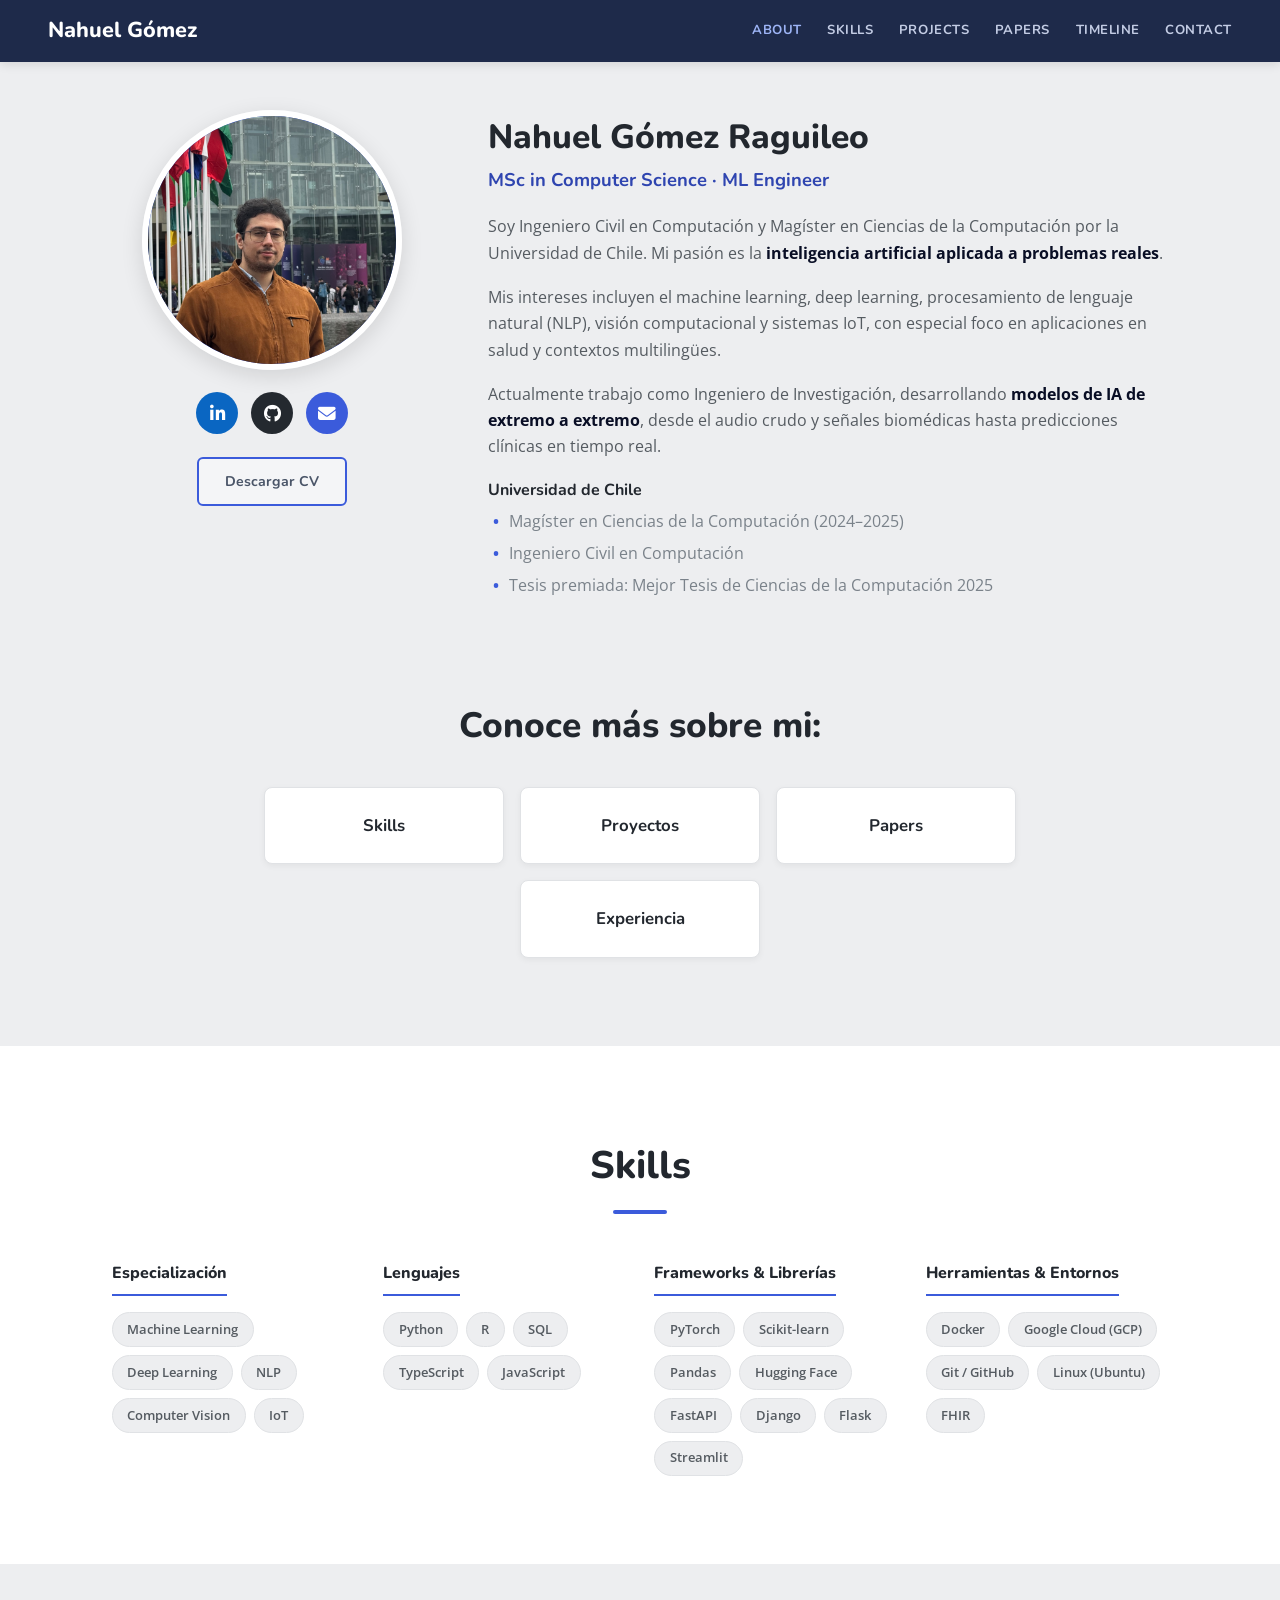
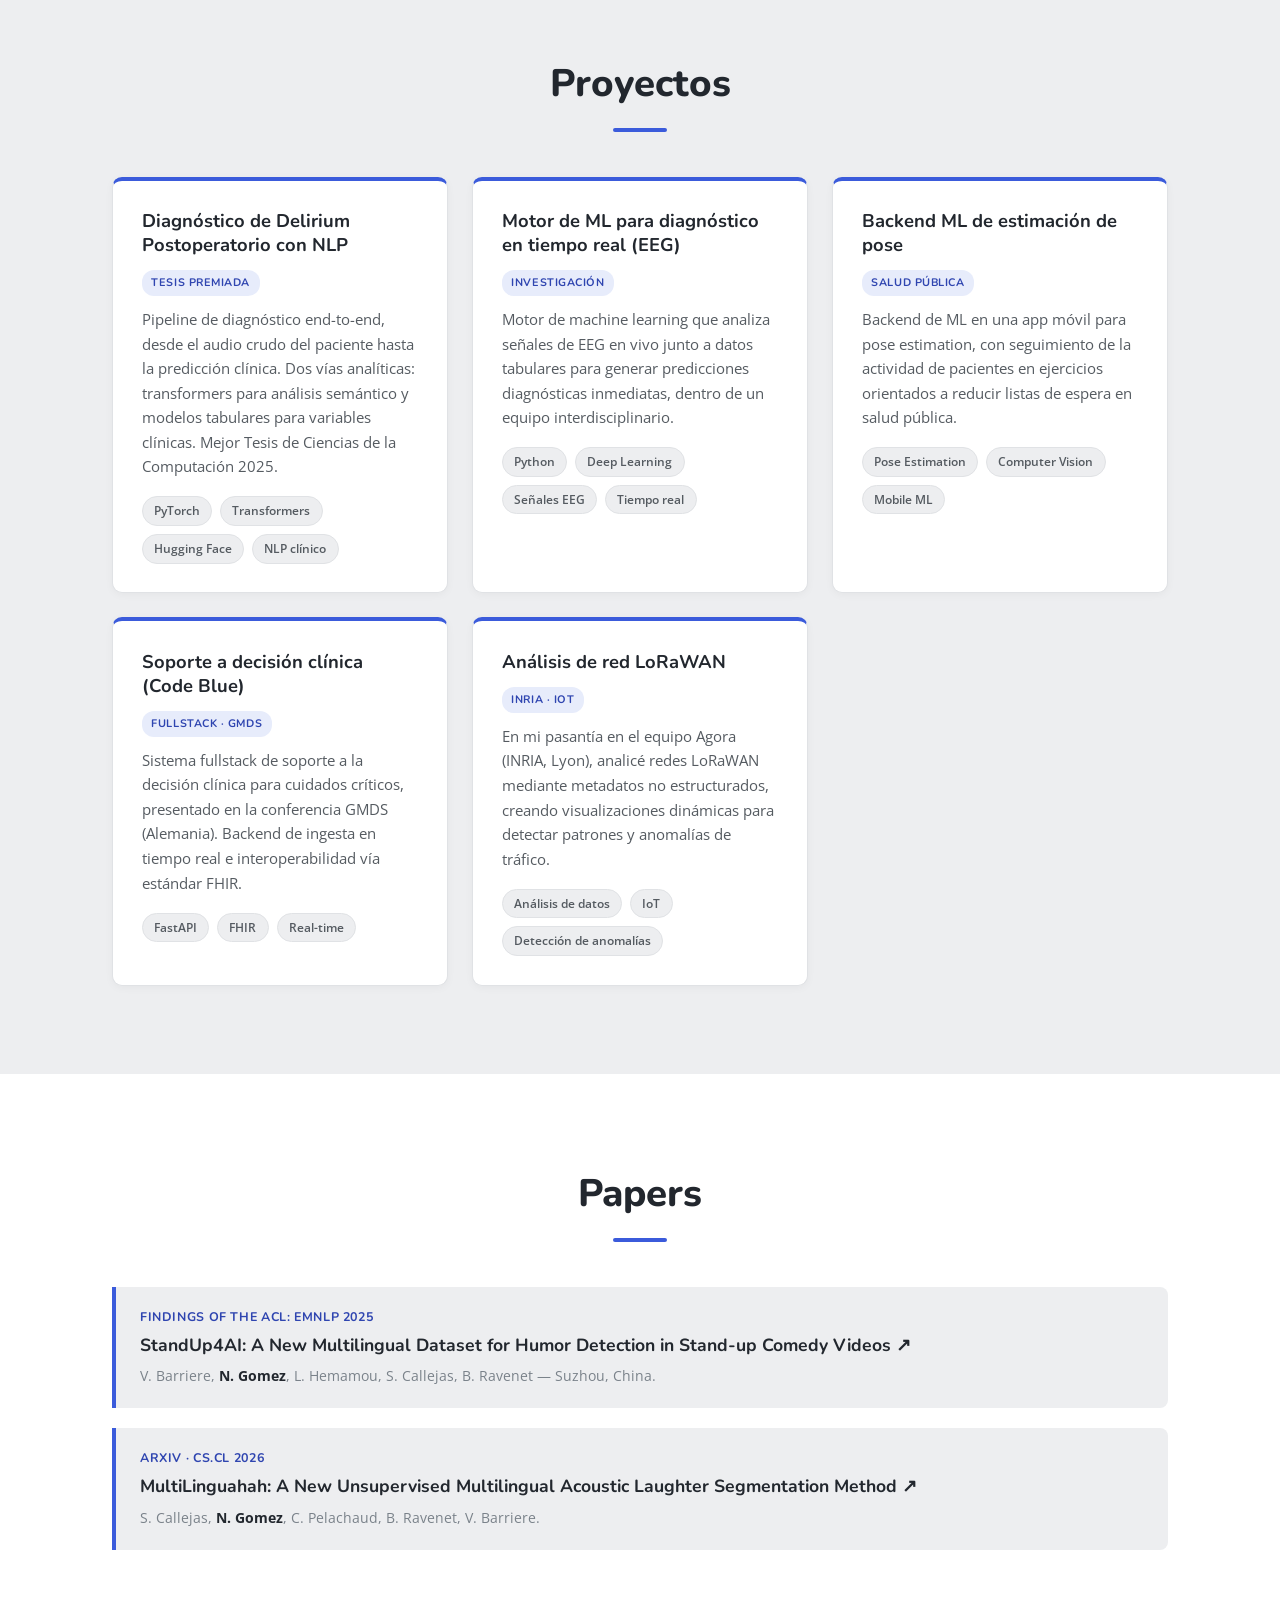
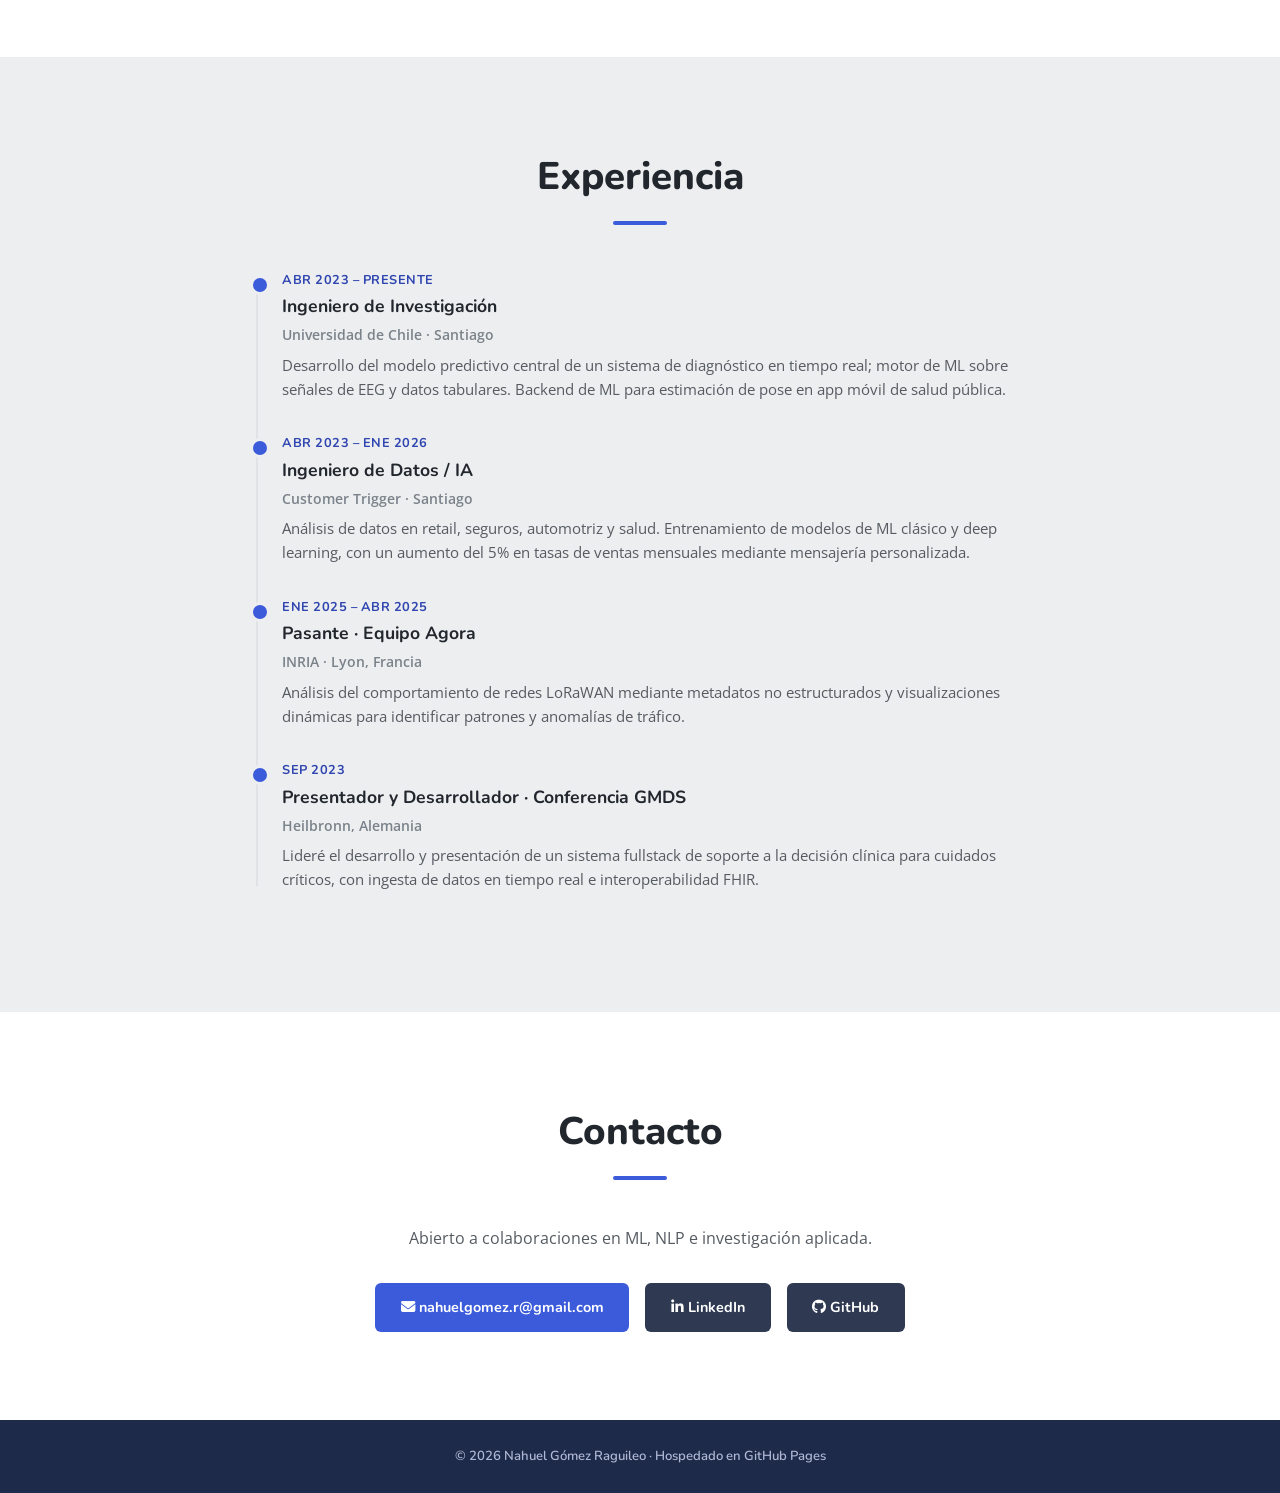
<file: index.html>
<!DOCTYPE html>
<html lang="es">
<head>
<meta charset="UTF-8">
<meta name="viewport" content="width=device-width, initial-scale=1.0">
<title>Nahuel Gómez Raguileo — ML Engineer & Computer Scientist</title>
<link rel="stylesheet" href="https://cdnjs.cloudflare.com/ajax/libs/font-awesome/6.5.1/css/all.min.css">
<link rel="preconnect" href="https://fonts.googleapis.com">
<link rel="preconnect" href="https://fonts.gstatic.com" crossorigin>
<link href="https://fonts.googleapis.com/css2?family=Nunito:wght@600;700;800&family=Open+Sans:wght@400;600&display=swap" rel="stylesheet">
<style>
  :root {
    --bg: #edeef0;
    --white: #ffffff;
    --nav: #1e2a4a;            /* azul-pizarra oscuro para la barra */
    --nav-hover: #2a3a63;
    --accent: #3b5bdb;         /* azul menos agresivo (índigo suave) */
    --accent-dark: #2f45b0;
    --accent-soft: #e7ecfb;    /* azul muy claro para fondos de tags */
    --heading: #22272e;
    --text: #555b61;
    --text-soft: #7a828a;
    --border: #e0e2e5;
    --dark-btn: #2f3a52;
    --dark-btn-hover: #22293b;
    /* colores de marca para redes */
    --linkedin: #0a66c2;
    --github: #24292f;
    --head: 'Nunito', sans-serif;
    --body: 'Open Sans', sans-serif;
  }

  * { margin: 0; padding: 0; box-sizing: border-box; }
  html { scroll-behavior: smooth; scroll-padding-top: 80px; }
  body {
    font-family: var(--body);
    background: var(--bg);
    color: var(--text);
    line-height: 1.65;
    -webkit-font-smoothing: antialiased;
  }
  a { text-decoration: none; color: inherit; }
  ::selection { background: var(--accent); color: #fff; }

  /* -------- NAV -------- */
  nav {
    position: fixed;
    top: 0; left: 0; right: 0;
    z-index: 100;
    background: var(--nav);
    display: flex;
    align-items: center;
    justify-content: space-between;
    padding: 0 clamp(1.2rem, 4vw, 3rem);
    height: 62px;
    box-shadow: 0 2px 10px rgba(0,0,0,.12);
  }
  .nav-name {
    font-family: var(--head);
    font-weight: 800;
    font-size: 1.35rem;
    color: #ffffff;
  }
  .nav-links { display: flex; align-items: center; gap: 1.6rem; }
  .nav-links a {
    font-family: var(--head);
    font-weight: 700;
    font-size: .82rem;
    letter-spacing: .04em;
    color: #c3cce4;
    text-transform: uppercase;
    transition: color .2s;
  }
  .nav-links a:hover, .nav-links a.active { color: #9db4f5; }
  .nav-links a.pdf::before { content: '\1F4C4'; margin-right: .3rem; }
  .nav-toggle { display: none; background: none; border: none; color: #fff; font-size: 1.6rem; cursor: pointer; }

  /* -------- LAYOUT -------- */
  .container { max-width: 1120px; margin: 0 auto; padding: 0 clamp(1.2rem, 4vw, 2rem); }
  section { padding: clamp(3rem, 7vw, 5.5rem) 0; }
  .section-title {
    font-family: var(--head);
    font-weight: 800;
    font-size: clamp(1.8rem, 4vw, 2.4rem);
    color: var(--heading);
    text-align: center;
    margin-bottom: 2.8rem;
  }
  .section-title::after {
    content: '';
    display: block;
    width: 54px; height: 4px;
    background: var(--accent);
    border-radius: 2px;
    margin: .8rem auto 0;
  }

  /* -------- HERO / ABOUT -------- */
  #about { padding-top: calc(62px + 3rem); }
  .hero {
    display: grid;
    grid-template-columns: 320px 1fr;
    gap: 3.5rem;
    align-items: start;
  }
  .hero-photo-col { text-align: center; }
  .photo {
    width: 260px; height: 260px;
    border-radius: 50%;
    margin: 0 auto;
    object-fit: cover;
    border: 6px solid var(--white);
    box-shadow: 0 6px 22px rgba(0,0,0,.12);
    background: linear-gradient(135deg, #3b5bdb, #2f45b0);
    display: flex;
    align-items: center;
    justify-content: center;
    font-family: var(--head);
    font-weight: 800;
    font-size: 4.5rem;
    color: #fff;
  }
  .socials { display: flex; justify-content: center; gap: .8rem; margin-top: 1.4rem; }
  .socials a {
    width: 42px; height: 42px;
    border-radius: 50%;
    color: #fff;
    display: flex;
    align-items: center;
    justify-content: center;
    font-family: var(--head);
    font-weight: 700;
    font-size: 1.1rem;
    transition: transform .2s, filter .2s;
  }
  .socials a:hover { transform: translateY(-3px); filter: brightness(1.1); }
  .socials .s-linkedin { background: var(--linkedin); }
  .socials .s-github   { background: var(--github); }
  .socials .s-mail     { background: var(--accent); }

  .btn-cv {
    display: inline-block;
    margin-top: 1.4rem;
    font-family: var(--head);
    font-weight: 700;
    font-size: .88rem;
    padding: .7rem 1.6rem;
    border-radius: 6px;
    background: #f4f5f7;
    color: #4a5568;
    border: 2px solid var(--accent);
    transition: background .2s, transform .2s;
  }
  .btn-cv:hover { background: #e7ecfb; transform: translateY(-2px); }

  .hero-name { font-family: var(--head); font-weight: 800; font-size: 2.1rem; color: var(--heading); }
  .hero-role { font-family: var(--head); font-weight: 700; font-size: 1.15rem; color: var(--accent-dark); margin-bottom: 1.4rem; }
  .hero-text p { margin-bottom: 1.1rem; }
  .hero-text p strong { color: #090e25; font-weight: 700; }
  .hero-text .edu-title { font-family: var(--head); font-weight: 700; color: var(--heading); margin-bottom: .3rem; }
  .hero-text ul { list-style: none; margin-bottom: 1.1rem; }
  .hero-text ul li {
    position: relative;
    padding-left: 1.3rem;
    margin-bottom: .35rem;
    color: var(--text-soft);
  }
  .hero-text ul li::before { content: '•'; position: absolute; left: .3rem; color: var(--accent); font-weight: 700; }

  /* -------- QUICK CARDS -------- */
  .quick { text-align: center; }
  .quick h2 { font-family: var(--head); font-weight: 800; font-size: clamp(1.6rem,4vw,2.2rem); color: var(--heading); margin-bottom: 2rem; }
  .quick-grid { display: flex; flex-wrap: wrap; gap: 1rem; justify-content: center; max-width: 760px; margin: 0 auto; }
  .quick-card {
    flex: 1 1 200px;
    max-width: 240px;
    background: var(--white);
    border: 1px solid var(--border);
    border-radius: 8px;
    padding: 1.5rem 1rem;
    font-family: var(--head);
    font-weight: 700;
    font-size: 1.05rem;
    color: var(--heading);
    box-shadow: 0 2px 6px rgba(0,0,0,.05);
    transition: transform .2s, box-shadow .2s, border-color .2s;
  }
  .quick-card:hover { transform: translateY(-3px); box-shadow: 0 8px 18px rgba(59,91,219,.18); border-color: var(--accent); }
  .quick-card.dark { background: var(--dark-btn); color: #fff; border-color: var(--dark-btn); }
  .quick-card.dark:hover { background: var(--dark-btn-hover); }
  .quick-card.dark::before { content: '\1F4C4'; margin-right: .4rem; }

  /* -------- SKILLS -------- */
  #skills { background: var(--white); }
  .skills-grid { display: grid; grid-template-columns: repeat(auto-fit, minmax(230px,1fr)); gap: 1.8rem; }
  .skill-group h4 {
    font-family: var(--head);
    font-weight: 800;
    font-size: 1rem;
    color: var(--heading);
    margin-bottom: 1rem;
    padding-bottom: .5rem;
    border-bottom: 2px solid var(--accent);
    display: inline-block;
  }
  .chips { display: flex; flex-wrap: wrap; gap: .5rem; }
  .chip {
    background: var(--bg);
    border: 1px solid var(--border);
    border-radius: 20px;
    padding: .35rem .9rem;
    font-size: .82rem;
    font-weight: 600;
    color: var(--text);
  }

  /* -------- PROJECTS -------- */
  .projects-grid { display: grid; grid-template-columns: repeat(auto-fit, minmax(320px,1fr)); gap: 1.5rem; }
  .project {
    background: var(--white);
    border: 1px solid var(--border);
    border-radius: 10px;
    padding: 1.8rem;
    box-shadow: 0 2px 8px rgba(0,0,0,.04);
    transition: transform .2s, box-shadow .2s;
    border-top: 4px solid var(--accent);
  }
  .project:hover { transform: translateY(-3px); box-shadow: 0 10px 24px rgba(59,91,219,.14); }
  .project-head { display: flex; justify-content: space-between; align-items: flex-start; gap: .8rem; margin-bottom: .7rem; flex-wrap: wrap; }
  .project h3 { font-family: var(--head); font-weight: 700; font-size: 1.15rem; color: var(--heading); line-height: 1.3; }
  .project-tag { font-family: var(--head); font-weight: 700; font-size: .68rem; text-transform: uppercase; letter-spacing: .05em; color: var(--accent-dark); background: var(--accent-soft); padding: .25rem .6rem; border-radius: 12px; white-space: nowrap; }
  .project p { font-size: .93rem; margin-bottom: 1.1rem; }
  .project .chips .chip { font-size: .74rem; padding: .25rem .7rem; }

  /* -------- PAPERS -------- */
  #papers { background: var(--white); }
  .paper {
    border-left: 4px solid var(--accent);
    background: var(--bg);
    border-radius: 0 8px 8px 0;
    padding: 1.3rem 1.5rem;
    margin-bottom: 1.2rem;
  }
  .paper-venue { font-family: var(--head); font-weight: 700; font-size: .78rem; color: var(--accent-dark); text-transform: uppercase; letter-spacing: .05em; margin-bottom: .4rem; }
  .paper h3 { font-family: var(--head); font-weight: 700; font-size: 1.1rem; color: var(--heading); margin-bottom: .4rem; line-height: 1.35; }
  .paper h3 a:hover { color: var(--accent-dark); }
  .paper-authors { font-size: .88rem; color: var(--text-soft); }
  .paper-authors .me { color: var(--heading); font-weight: 700; }

  /* -------- TIMELINE -------- */
  .timeline { position: relative; max-width: 780px; margin: 0 auto; padding-left: 2rem; }
  .timeline::before { content: ''; position: absolute; left: 6px; top: 6px; bottom: 6px; width: 2px; background: var(--border); }
  .tl-item { position: relative; margin-bottom: 2rem; }
  .tl-item::before { content: ''; position: absolute; left: -2rem; top: 5px; width: 14px; height: 14px; border-radius: 50%; background: var(--accent); border: 3px solid var(--bg); }
  .tl-date { font-family: var(--head); font-weight: 700; font-size: .8rem; color: var(--accent-dark); text-transform: uppercase; letter-spacing: .04em; }
  .tl-item h3 { font-family: var(--head); font-weight: 700; font-size: 1.1rem; color: var(--heading); margin: .1rem 0 .1rem; }
  .tl-item .place { font-size: .88rem; color: var(--text-soft); font-weight: 600; margin-bottom: .4rem; }
  .tl-item p { font-size: .92rem; }

  /* -------- CONTACT -------- */
  #contact { background: var(--white); text-align: center; }
  .contact-sub { max-width: 500px; margin: 0 auto 2rem; }
  .contact-btns { display: flex; justify-content: center; gap: 1rem; flex-wrap: wrap; }
  .btn {
    font-family: var(--head);
    font-weight: 700;
    font-size: .9rem;
    padding: .8rem 1.6rem;
    border-radius: 6px;
    transition: all .2s;
  }
  .btn-accent { background: var(--accent); color: #fff; }
  .btn-accent:hover { background: var(--accent-dark); }
  .btn-dark { background: var(--dark-btn); color: #fff; }
  .btn-dark:hover { background: var(--dark-btn-hover); }

  footer { background: var(--nav); color: #aeb8d4; text-align: center; padding: 1.6rem; font-family: var(--head); font-weight: 600; font-size: .82rem; }

  /* -------- RESPONSIVE -------- */
  @media (max-width: 820px) {
    .nav-links { display: none; }
    .nav-links.open { display: flex; flex-direction: column; position: absolute; top: 62px; right: 0; background: var(--nav); padding: 1rem 1.5rem; gap: 1rem; width: 220px; }
    .nav-toggle { display: block; }
    .hero { grid-template-columns: 1fr; gap: 2rem; text-align: center; }
    .hero-text ul li { text-align: left; }
    .hero-text { text-align: left; }
  }
  @media (prefers-reduced-motion: reduce) { * { scroll-behavior: auto !important; transition: none !important; } }
</style>
</head>
<body>

<nav>
  <a href="#about" class="nav-name">Nahuel Gómez</a>
  <button class="nav-toggle" id="navToggle">☰</button>
  <div class="nav-links" id="navLinks">
    <a href="#about" class="active">About</a>
    <a href="#skills">Skills</a>
    <a href="#projects">Projects</a>
    <a href="#papers">Papers</a>
    <a href="#timeline">Timeline</a>
    <a href="#contact">Contact</a>
  </div>
</nav>

<!-- ABOUT / HERO -->
<section id="about">
  <div class="container">
    <div class="hero">
      <div class="hero-photo-col">
        <img class="photo" src="profile.png" alt="Nahuel Gómez">
        <div class="socials">
          <a href="https://www.linkedin.com/in/nahuel-gomez-raguileo/" target="_blank" rel="noopener" title="LinkedIn" class="s-linkedin"><i class="fa-brands fa-linkedin-in"></i></a>
          <a href="https://github.com/Nawel-GR" target="_blank" rel="noopener" title="GitHub" class="s-github"><i class="fa-brands fa-github"></i></a>
          <a href="mailto:nahuelgomez.r@gmail.com" title="Email" class="s-mail"><i class="fa-solid fa-envelope"></i></a>
        </div>
        <a href="CV-Nahuel.pdf" class="btn-cv" download>Descargar CV</a>
      </div>
      <div class="hero-text">
        <h1 class="hero-name">Nahuel Gómez Raguileo</h1>
        <p class="hero-role">MSc in Computer Science · ML Engineer</p>
        <p>Soy Ingeniero Civil en Computación y Magíster en Ciencias de la Computación por la Universidad de Chile. Mi pasión es la <strong>inteligencia artificial aplicada a problemas reales</strong>.</p>
        <p>Mis intereses incluyen el machine learning, deep learning, procesamiento de lenguaje natural (NLP), visión computacional y sistemas IoT, con especial foco en aplicaciones en salud y contextos multilingües.</p>
        <p>Actualmente trabajo como Ingeniero de Investigación, desarrollando <strong>modelos de IA de extremo a extremo</strong>, desde el audio crudo y señales biomédicas hasta predicciones clínicas en tiempo real.</p>
        <p class="edu-title">Universidad de Chile</p>
        <ul>
          <li>Magíster en Ciencias de la Computación (2024–2025)</li>
          <li>Ingeniero Civil en Computación</li>
          <li>Tesis premiada: Mejor Tesis de Ciencias de la Computación 2025</li>
        </ul>
      </div>
    </div>

    <!-- QUICK CARDS -->
    <div class="quick" style="margin-top:5rem;">
      <h2>Conoce más sobre mi:</h2>
      <div class="quick-grid">
        <a href="#skills" class="quick-card">Skills</a>
        <a href="#projects" class="quick-card">Proyectos</a>
        <a href="#papers" class="quick-card">Papers</a>
        <a href="#timeline" class="quick-card">Experiencia</a>
      </div>
    </div>
  </div>
</section>

<!-- SKILLS -->
<section id="skills">
  <div class="container">
    <h2 class="section-title">Skills</h2>
    <div class="skills-grid">
      <div class="skill-group">
        <h4>Especialización</h4>
        <div class="chips">
          <span class="chip">Machine Learning</span>
          <span class="chip">Deep Learning</span>
          <span class="chip">NLP</span>
          <span class="chip">Computer Vision</span>
          <span class="chip">IoT</span>
        </div>
      </div>
      <div class="skill-group">
        <h4>Lenguajes</h4>
        <div class="chips">
          <span class="chip">Python</span>
          <span class="chip">R</span>
          <span class="chip">SQL</span>
          <span class="chip">TypeScript</span>
          <span class="chip">JavaScript</span>
        </div>
      </div>
      <div class="skill-group">
        <h4>Frameworks & Librerías</h4>
        <div class="chips">
          <span class="chip">PyTorch</span>
          <span class="chip">Scikit-learn</span>
          <span class="chip">Pandas</span>
          <span class="chip">Hugging Face</span>
          <span class="chip">FastAPI</span>
          <span class="chip">Django</span>
          <span class="chip">Flask</span>
          <span class="chip">Streamlit</span>
        </div>
      </div>
      <div class="skill-group">
        <h4>Herramientas & Entornos</h4>
        <div class="chips">
          <span class="chip">Docker</span>
          <span class="chip">Google Cloud (GCP)</span>
          <span class="chip">Git / GitHub</span>
          <span class="chip">Linux (Ubuntu)</span>
          <span class="chip">FHIR</span>
        </div>
      </div>
    </div>
  </div>
</section>

<!-- PROJECTS -->
<section id="projects">
  <div class="container">
    <h2 class="section-title">Proyectos</h2>
    <div class="projects-grid">

      <article class="project">
        <div class="project-head">
          <h3>Diagnóstico de Delirium Postoperatorio con NLP</h3>
          <span class="project-tag">Tesis premiada</span>
        </div>
        <p>Pipeline de diagnóstico end-to-end, desde el audio crudo del paciente hasta la predicción clínica. Dos vías analíticas: transformers para análisis semántico y modelos tabulares para variables clínicas. Mejor Tesis de Ciencias de la Computación 2025.</p>
        <div class="chips">
          <span class="chip">PyTorch</span>
          <span class="chip">Transformers</span>
          <span class="chip">Hugging Face</span>
          <span class="chip">NLP clínico</span>
        </div>
      </article>

      <article class="project">
        <div class="project-head">
          <h3>Motor de ML para diagnóstico en tiempo real (EEG)</h3>
          <span class="project-tag">Investigación</span>
        </div>
        <p>Motor de machine learning que analiza señales de EEG en vivo junto a datos tabulares para generar predicciones diagnósticas inmediatas, dentro de un equipo interdisciplinario.</p>
        <div class="chips">
          <span class="chip">Python</span>
          <span class="chip">Deep Learning</span>
          <span class="chip">Señales EEG</span>
          <span class="chip">Tiempo real</span>
        </div>
      </article>

      <article class="project">
        <div class="project-head">
          <h3>Backend ML de estimación de pose</h3>
          <span class="project-tag">Salud pública</span>
        </div>
        <p>Backend de ML en una app móvil para pose estimation, con seguimiento de la actividad de pacientes en ejercicios orientados a reducir listas de espera en salud pública.</p>
        <div class="chips">
          <span class="chip">Pose Estimation</span>
          <span class="chip">Computer Vision</span>
          <span class="chip">Mobile ML</span>
        </div>
      </article>

      <article class="project">
        <div class="project-head">
          <h3>Soporte a decisión clínica (Code Blue)</h3>
          <span class="project-tag">Fullstack · GMDS</span>
        </div>
        <p>Sistema fullstack de soporte a la decisión clínica para cuidados críticos, presentado en la conferencia GMDS (Alemania). Backend de ingesta en tiempo real e interoperabilidad vía estándar FHIR.</p>
        <div class="chips">
          <span class="chip">FastAPI</span>
          <span class="chip">FHIR</span>
          <span class="chip">Real-time</span>
        </div>
      </article>

      <article class="project">
        <div class="project-head">
          <h3>Análisis de red LoRaWAN</h3>
          <span class="project-tag">INRIA · IoT</span>
        </div>
        <p>En mi pasantía en el equipo Agora (INRIA, Lyon), analicé redes LoRaWAN mediante metadatos no estructurados, creando visualizaciones dinámicas para detectar patrones y anomalías de tráfico.</p>
        <div class="chips">
          <span class="chip">Análisis de datos</span>
          <span class="chip">IoT</span>
          <span class="chip">Detección de anomalías</span>
        </div>
      </article>

    </div>
  </div>
</section>

<!-- PAPERS -->
<section id="papers">
  <div class="container">
    <h2 class="section-title">Papers</h2>

    <div class="paper">
      <div class="paper-venue">Findings of the ACL: EMNLP 2025</div>
      <h3><a href="https://aclanthology.org/2025.findings-emnlp.919/" target="_blank" rel="noopener">StandUp4AI: A New Multilingual Dataset for Humor Detection in Stand-up Comedy Videos ↗</a></h3>
      <p class="paper-authors">V. Barriere, <span class="me">N. Gomez</span>, L. Hemamou, S. Callejas, B. Ravenet — Suzhou, China.</p>
    </div>

    <div class="paper">
      <div class="paper-venue">arXiv · cs.CL 2026</div>
      <h3><a href="https://arxiv.org/abs/2605.06309" target="_blank" rel="noopener">MultiLinguahah: A New Unsupervised Multilingual Acoustic Laughter Segmentation Method ↗</a></h3>
      <p class="paper-authors">S. Callejas, <span class="me">N. Gomez</span>, C. Pelachaud, B. Ravenet, V. Barriere.</p>
    </div>

  </div>
</section>

<!-- TIMELINE -->
<section id="timeline">
  <div class="container">
    <h2 class="section-title">Experiencia</h2>
    <div class="timeline">

      <div class="tl-item">
        <div class="tl-date">Abr 2023 – Presente</div>
        <h3>Ingeniero de Investigación</h3>
        <div class="place">Universidad de Chile · Santiago</div>
        <p>Desarrollo del modelo predictivo central de un sistema de diagnóstico en tiempo real; motor de ML sobre señales de EEG y datos tabulares. Backend de ML para estimación de pose en app móvil de salud pública.</p>
      </div>

      <div class="tl-item">
        <div class="tl-date">Abr 2023 – Ene 2026</div>
        <h3>Ingeniero de Datos / IA</h3>
        <div class="place">Customer Trigger · Santiago</div>
        <p>Análisis de datos en retail, seguros, automotriz y salud. Entrenamiento de modelos de ML clásico y deep learning, con un aumento del 5% en tasas de ventas mensuales mediante mensajería personalizada.</p>
      </div>

      <div class="tl-item">
        <div class="tl-date">Ene 2025 – Abr 2025</div>
        <h3>Pasante · Equipo Agora</h3>
        <div class="place">INRIA · Lyon, Francia</div>
        <p>Análisis del comportamiento de redes LoRaWAN mediante metadatos no estructurados y visualizaciones dinámicas para identificar patrones y anomalías de tráfico.</p>
      </div>

      <div class="tl-item">
        <div class="tl-date">Sep 2023</div>
        <h3>Presentador y Desarrollador · Conferencia GMDS</h3>
        <div class="place">Heilbronn, Alemania</div>
        <p>Lideré el desarrollo y presentación de un sistema fullstack de soporte a la decisión clínica para cuidados críticos, con ingesta de datos en tiempo real e interoperabilidad FHIR.</p>
      </div>

    </div>
  </div>
</section>

<!-- CONTACT -->
<section id="contact">
  <div class="container">
    <h2 class="section-title">Contacto</h2>
    <p class="contact-sub">Abierto a colaboraciones en ML, NLP e investigación aplicada.</p>
    <div class="contact-btns">
      <a href="mailto:nahuelgomez.r@gmail.com" class="btn btn-accent"><i class="fa-solid fa-envelope"></i> nahuelgomez.r@gmail.com</a>
      <a href="https://www.linkedin.com/in/nahuel-gomez-raguileo/" target="_blank" rel="noopener" class="btn btn-dark"><i class="fa-brands fa-linkedin-in"></i> LinkedIn</a>
      <a href="https://github.com/Nawel-GR" target="_blank" rel="noopener" class="btn btn-dark"><i class="fa-brands fa-github"></i> GitHub</a>
    </div>
  </div>
</section>

<footer>
  © <span id="year"></span> Nahuel Gómez Raguileo · Hospedado en GitHub Pages
</footer>

<script>
  // Mobile menu
  const toggle = document.getElementById('navToggle');
  const links = document.getElementById('navLinks');
  toggle.addEventListener('click', () => links.classList.toggle('open'));
  links.querySelectorAll('a').forEach(a => a.addEventListener('click', () => links.classList.remove('open')));

  // Active nav link on scroll
  const sections = document.querySelectorAll('section[id]');
  const navA = document.querySelectorAll('.nav-links a[href^="#"]');
  window.addEventListener('scroll', () => {
    let current = '';
    sections.forEach(s => {
      if (window.scrollY >= s.offsetTop - 120) current = s.id;
    });
    navA.forEach(a => a.classList.toggle('active', a.getAttribute('href') === '#' + current));
  });

  document.getElementById('year').textContent = new Date().getFullYear();
</script>

</body>
</html>
</file>
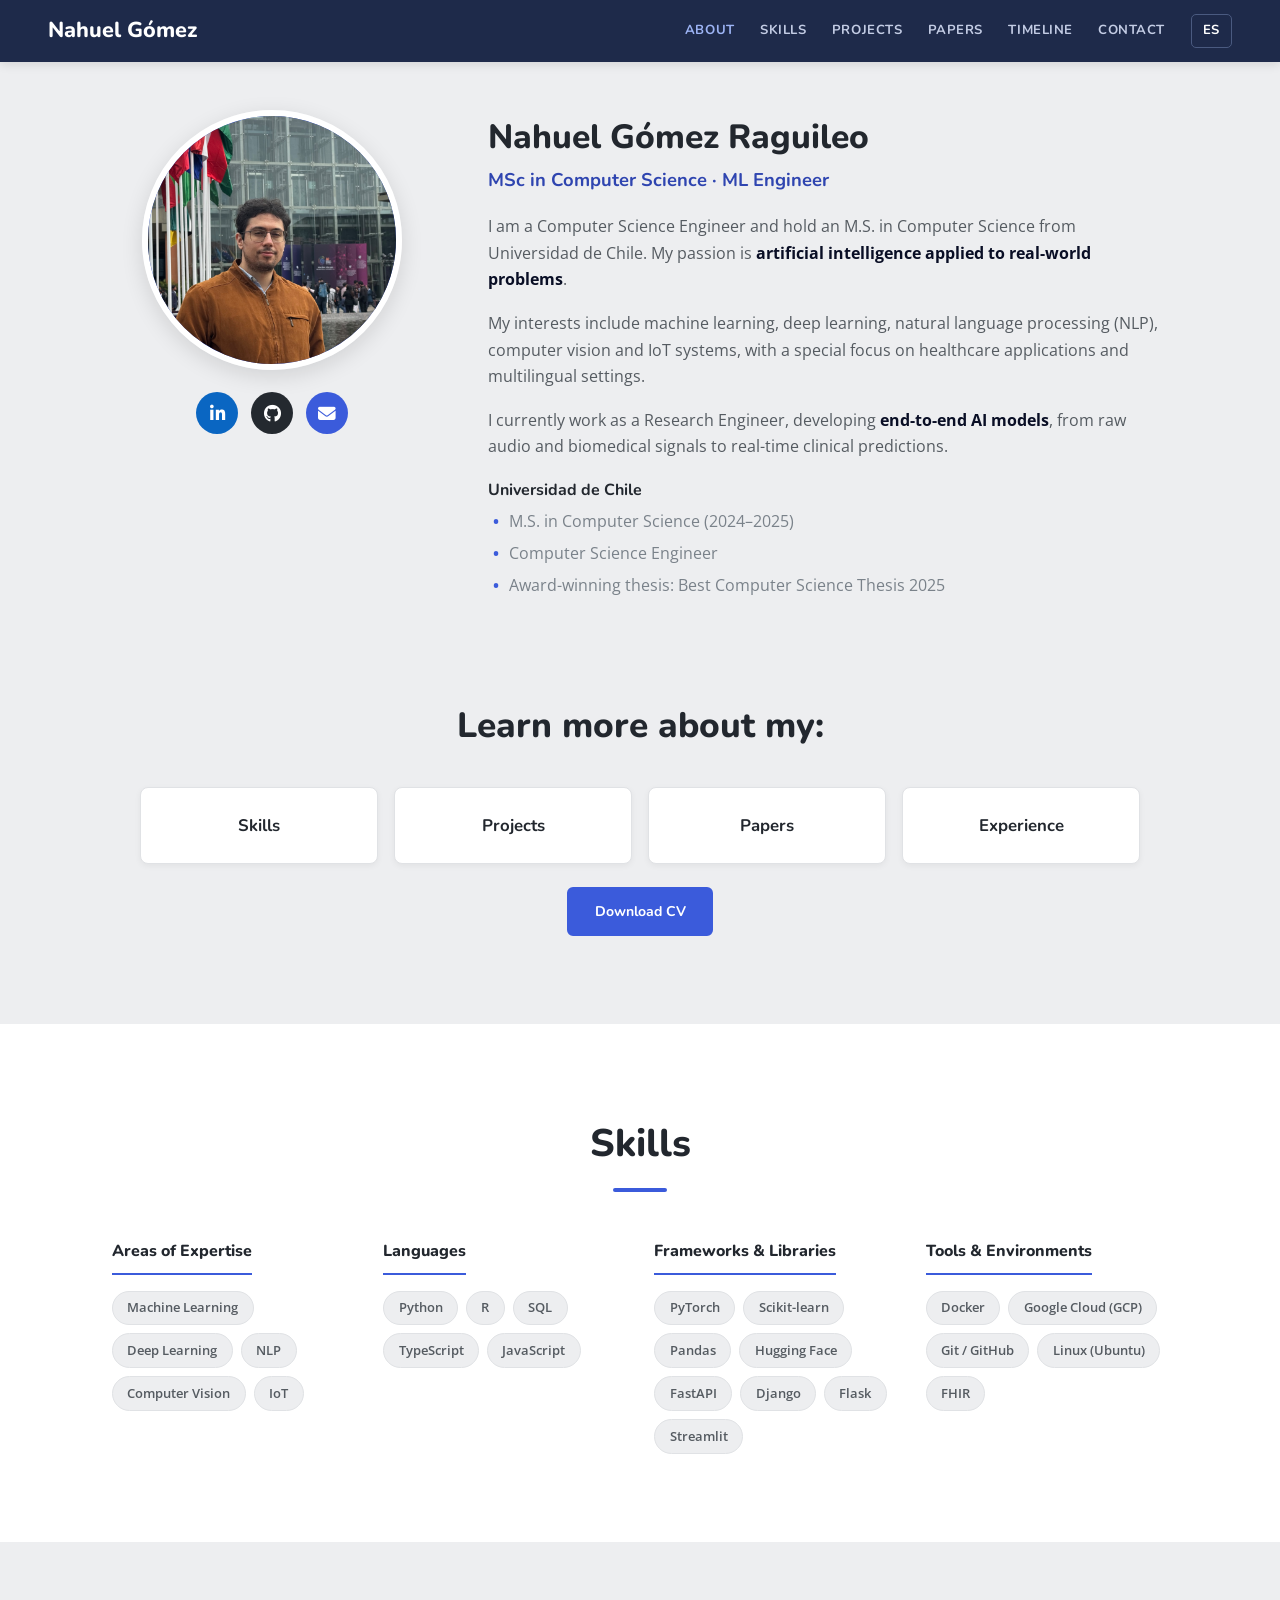
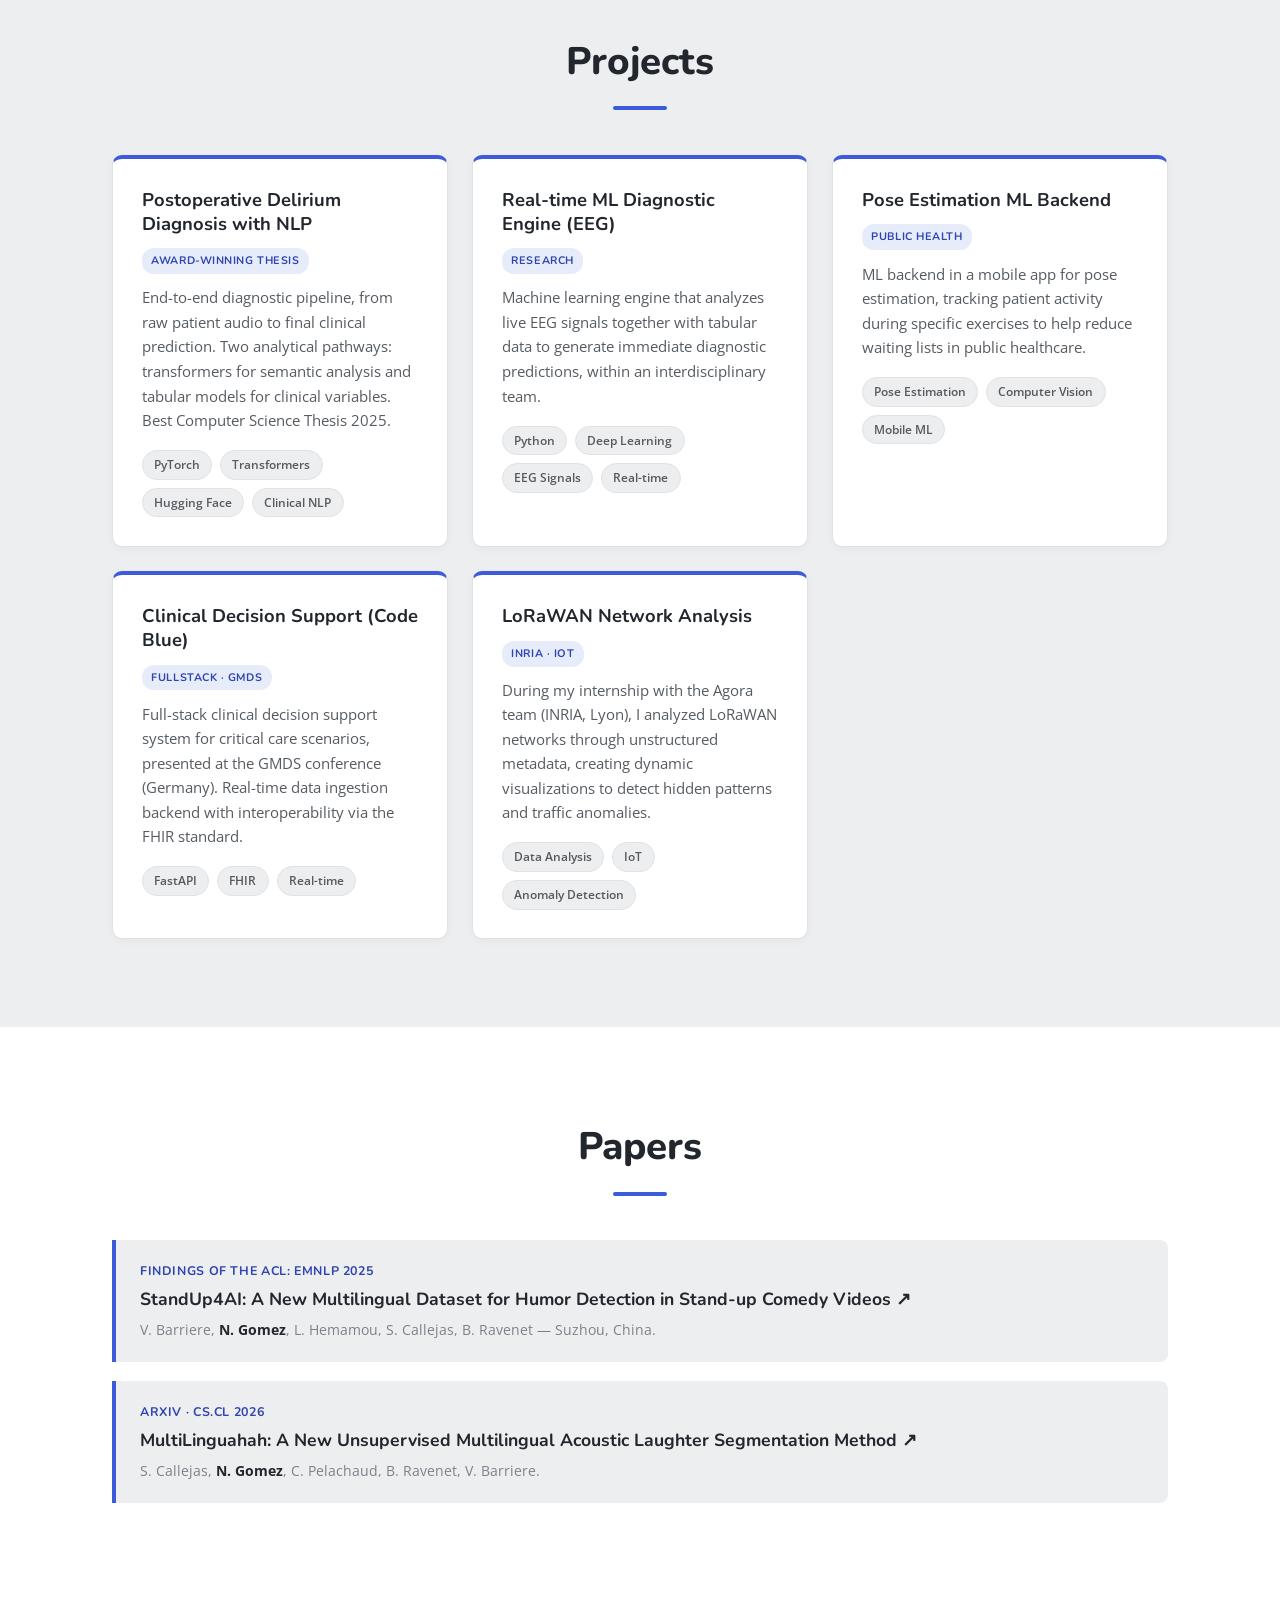
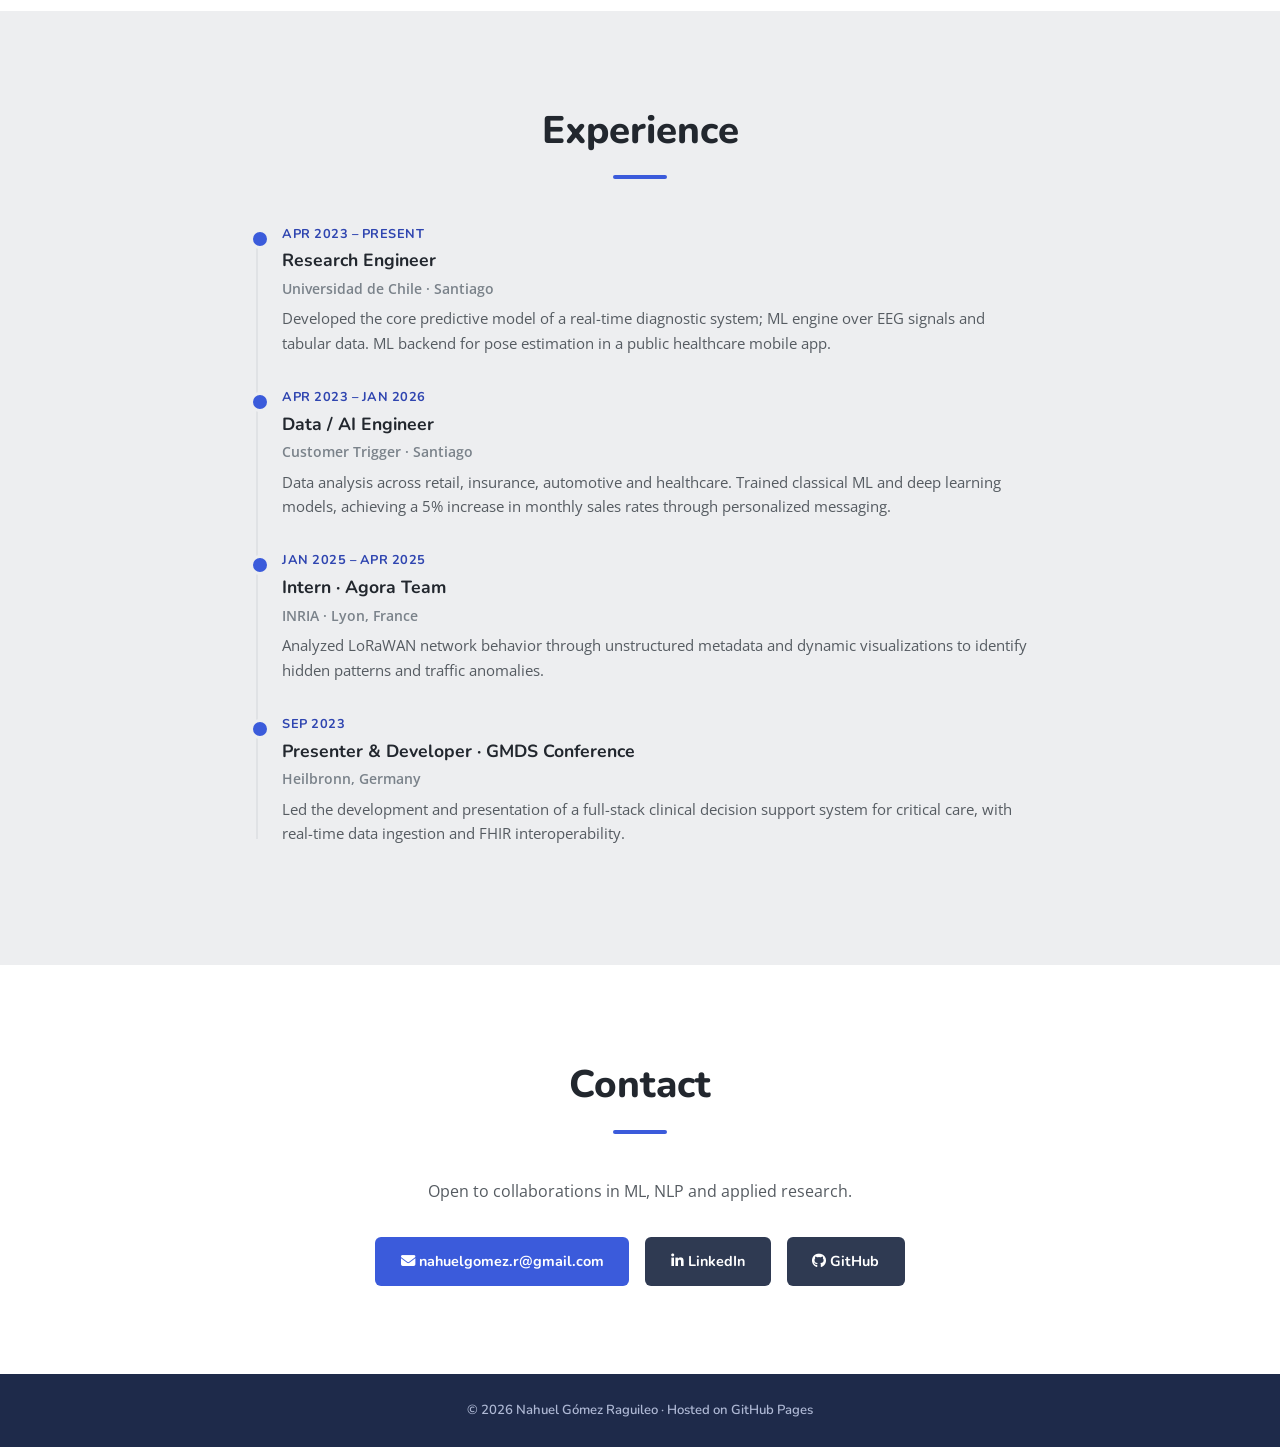
<file: en.html>
<!DOCTYPE html>
<html lang="en">
<head>
<meta charset="UTF-8">
<meta name="viewport" content="width=device-width, initial-scale=1.0">
<title>Nahuel Gómez Raguileo — ML Engineer & Computer Scientist</title>
<link rel="stylesheet" href="https://cdnjs.cloudflare.com/ajax/libs/font-awesome/6.5.1/css/all.min.css">
<link rel="preconnect" href="https://fonts.googleapis.com">
<link rel="preconnect" href="https://fonts.gstatic.com" crossorigin>
<link href="https://fonts.googleapis.com/css2?family=Nunito:wght@600;700;800&family=Open+Sans:wght@400;600&display=swap" rel="stylesheet">
<style>
  :root {
    --bg: #edeef0;
    --white: #ffffff;
    --nav: #1e2a4a;
    --nav-hover: #2a3a63;
    --accent: #3b5bdb;
    --accent-dark: #2f45b0;
    --accent-soft: #e7ecfb;
    --heading: #22272e;
    --text: #555b61;
    --text-soft: #7a828a;
    --border: #e0e2e5;
    --dark-btn: #2f3a52;
    --dark-btn-hover: #22293b;
    --linkedin: #0a66c2;
    --github: #24292f;
    --head: 'Nunito', sans-serif;
    --body: 'Open Sans', sans-serif;
  }
  * { margin: 0; padding: 0; box-sizing: border-box; }
  html { scroll-behavior: smooth; scroll-padding-top: 80px; }
  body { font-family: var(--body); background: var(--bg); color: var(--text); line-height: 1.65; -webkit-font-smoothing: antialiased; }
  a { text-decoration: none; color: inherit; }
  ::selection { background: var(--accent); color: #fff; }
  nav { position: fixed; top: 0; left: 0; right: 0; z-index: 100; background: var(--nav); display: flex; align-items: center; justify-content: space-between; padding: 0 clamp(1.2rem, 4vw, 3rem); height: 62px; box-shadow: 0 2px 10px rgba(0,0,0,.12); }
  .nav-name { font-family: var(--head); font-weight: 800; font-size: 1.35rem; color: #ffffff; }
  .nav-links { display: flex; align-items: center; gap: 1.6rem; }
  .nav-links a { font-family: var(--head); font-weight: 700; font-size: .82rem; letter-spacing: .04em; color: #c3cce4; text-transform: uppercase; transition: color .2s; }
  .nav-links a:hover, .nav-links a.active { color: #9db4f5; }
  .lang-switch { font-family: var(--head); font-weight: 800; font-size: .8rem; color: #fff !important; border: 1.5px solid #4a5a80; border-radius: 5px; padding: .3rem .7rem; letter-spacing: .03em; transition: background .2s, border-color .2s; }
  .lang-switch:hover { background: var(--accent); border-color: var(--accent); color: #fff !important; }
  .nav-toggle { display: none; background: none; border: none; color: #fff; font-size: 1.6rem; cursor: pointer; }
  .container { max-width: 1120px; margin: 0 auto; padding: 0 clamp(1.2rem, 4vw, 2rem); }
  section { padding: clamp(3rem, 7vw, 5.5rem) 0; }
  .section-title { font-family: var(--head); font-weight: 800; font-size: clamp(1.8rem, 4vw, 2.4rem); color: var(--heading); text-align: center; margin-bottom: 2.8rem; }
  .section-title::after { content: ''; display: block; width: 54px; height: 4px; background: var(--accent); border-radius: 2px; margin: .8rem auto 0; }
  #about { padding-top: calc(62px + 3rem); }
  .hero { display: grid; grid-template-columns: 320px 1fr; gap: 3.5rem; align-items: start; }
  .hero-photo-col { text-align: center; }
  .photo { width: 260px; height: 260px; border-radius: 50%; margin: 0 auto; object-fit: cover; border: 6px solid var(--white); box-shadow: 0 6px 22px rgba(0,0,0,.12); background: linear-gradient(135deg, #3b5bdb, #2f45b0); display: flex; align-items: center; justify-content: center; font-family: var(--head); font-weight: 800; font-size: 4.5rem; color: #fff; }
  .socials { display: flex; justify-content: center; gap: .8rem; margin-top: 1.4rem; }
  .socials a { width: 42px; height: 42px; border-radius: 50%; color: #fff; display: flex; align-items: center; justify-content: center; font-family: var(--head); font-weight: 700; font-size: 1.1rem; transition: transform .2s, filter .2s; }
  .socials a:hover { transform: translateY(-3px); filter: brightness(1.1); }
  .socials .s-linkedin { background: var(--linkedin); }
  .socials .s-github   { background: var(--github); }
  .socials .s-mail     { background: var(--accent); }
  .btn-cv { display: inline-block; margin-top: 1.4rem; font-family: var(--head); font-weight: 700; font-size: .88rem; padding: .7rem 1.6rem; border-radius: 6px; background: var(--accent); color: #fff; border: 2px solid var(--accent); transition: background .2s, transform .2s; }
  .btn-cv:hover { background: var(--accent-dark); border-color: var(--accent-dark); transform: translateY(-2px); }
  .hero-name { font-family: var(--head); font-weight: 800; font-size: 2.1rem; color: var(--heading); }
  .hero-role { font-family: var(--head); font-weight: 700; font-size: 1.15rem; color: var(--accent-dark); margin-bottom: 1.4rem; }
  .hero-text p { margin-bottom: 1.1rem; }
  .hero-text p strong { color: #090e25; font-weight: 700; }
  .hero-text .edu-title { font-family: var(--head); font-weight: 700; color: var(--heading); margin-bottom: .3rem; }
  .hero-text ul { list-style: none; margin-bottom: 1.1rem; }
  .hero-text ul li { position: relative; padding-left: 1.3rem; margin-bottom: .35rem; color: var(--text-soft); }
  .hero-text ul li::before { content: '•'; position: absolute; left: .3rem; color: var(--accent); font-weight: 700; }
  .quick { text-align: center; }
  .quick h2 { font-family: var(--head); font-weight: 800; font-size: clamp(1.6rem,4vw,2.2rem); color: var(--heading); margin-bottom: 2rem; }
  .quick-grid { display: flex; flex-wrap: wrap; gap: 1rem; justify-content: center; max-width: 1000px; margin: 0 auto; }
  .quick-card { flex: 1 1 200px; max-width: 240px; background: var(--white); border: 1px solid var(--border); border-radius: 8px; padding: 1.5rem 1rem; font-family: var(--head); font-weight: 700; font-size: 1.05rem; color: var(--heading); box-shadow: 0 2px 6px rgba(0,0,0,.05); transition: transform .2s, box-shadow .2s, border-color .2s; }
  .quick-card:hover { transform: translateY(-3px); box-shadow: 0 8px 18px rgba(59,91,219,.18); border-color: var(--accent); }
  #skills { background: var(--white); }
  .skills-grid { display: grid; grid-template-columns: repeat(auto-fit, minmax(230px,1fr)); gap: 1.8rem; }
  .skill-group h4 { font-family: var(--head); font-weight: 800; font-size: 1rem; color: var(--heading); margin-bottom: 1rem; padding-bottom: .5rem; border-bottom: 2px solid var(--accent); display: inline-block; }
  .chips { display: flex; flex-wrap: wrap; gap: .5rem; }
  .chip { background: var(--bg); border: 1px solid var(--border); border-radius: 20px; padding: .35rem .9rem; font-size: .82rem; font-weight: 600; color: var(--text); }
  .projects-grid { display: grid; grid-template-columns: repeat(auto-fit, minmax(320px,1fr)); gap: 1.5rem; }
  .project { background: var(--white); border: 1px solid var(--border); border-radius: 10px; padding: 1.8rem; box-shadow: 0 2px 8px rgba(0,0,0,.04); transition: transform .2s, box-shadow .2s; border-top: 4px solid var(--accent); }
  .project:hover { transform: translateY(-3px); box-shadow: 0 10px 24px rgba(59,91,219,.14); }
  .project-head { display: flex; justify-content: space-between; align-items: flex-start; gap: .8rem; margin-bottom: .7rem; flex-wrap: wrap; }
  .project h3 { font-family: var(--head); font-weight: 700; font-size: 1.15rem; color: var(--heading); line-height: 1.3; }
  .project-tag { font-family: var(--head); font-weight: 700; font-size: .68rem; text-transform: uppercase; letter-spacing: .05em; color: var(--accent-dark); background: var(--accent-soft); padding: .25rem .6rem; border-radius: 12px; white-space: nowrap; }
  .project p { font-size: .93rem; margin-bottom: 1.1rem; }
  .project .chips .chip { font-size: .74rem; padding: .25rem .7rem; }
  #papers { background: var(--white); }
  .paper { border-left: 4px solid var(--accent); background: var(--bg); border-radius: 0 8px 8px 0; padding: 1.3rem 1.5rem; margin-bottom: 1.2rem; }
  .paper-venue { font-family: var(--head); font-weight: 700; font-size: .78rem; color: var(--accent-dark); text-transform: uppercase; letter-spacing: .05em; margin-bottom: .4rem; }
  .paper h3 { font-family: var(--head); font-weight: 700; font-size: 1.1rem; color: var(--heading); margin-bottom: .4rem; line-height: 1.35; }
  .paper h3 a:hover { color: var(--accent-dark); }
  .paper-authors { font-size: .88rem; color: var(--text-soft); }
  .paper-authors .me { color: var(--heading); font-weight: 700; }
  .timeline { position: relative; max-width: 780px; margin: 0 auto; padding-left: 2rem; }
  .timeline::before { content: ''; position: absolute; left: 6px; top: 6px; bottom: 6px; width: 2px; background: var(--border); }
  .tl-item { position: relative; margin-bottom: 2rem; }
  .tl-item::before { content: ''; position: absolute; left: -2rem; top: 5px; width: 14px; height: 14px; border-radius: 50%; background: var(--accent); border: 3px solid var(--bg); }
  .tl-date { font-family: var(--head); font-weight: 700; font-size: .8rem; color: var(--accent-dark); text-transform: uppercase; letter-spacing: .04em; }
  .tl-item h3 { font-family: var(--head); font-weight: 700; font-size: 1.1rem; color: var(--heading); margin: .1rem 0 .1rem; }
  .tl-item .place { font-size: .88rem; color: var(--text-soft); font-weight: 600; margin-bottom: .4rem; }
  .tl-item p { font-size: .92rem; }
  #contact { background: var(--white); text-align: center; }
  .contact-sub { max-width: 500px; margin: 0 auto 2rem; }
  .contact-btns { display: flex; justify-content: center; gap: 1rem; flex-wrap: wrap; }
  .btn { font-family: var(--head); font-weight: 700; font-size: .9rem; padding: .8rem 1.6rem; border-radius: 6px; transition: all .2s; }
  .btn-accent { background: var(--accent); color: #fff; }
  .btn-accent:hover { background: var(--accent-dark); }
  .btn-dark { background: var(--dark-btn); color: #fff; }
  .btn-dark:hover { background: var(--dark-btn-hover); }
  footer { background: var(--nav); color: #aeb8d4; text-align: center; padding: 1.6rem; font-family: var(--head); font-weight: 600; font-size: .82rem; }
  @media (max-width: 820px) {
    .nav-links { display: none; }
    .nav-links.open { display: flex; flex-direction: column; position: absolute; top: 62px; right: 0; background: var(--nav); padding: 1rem 1.5rem; gap: 1rem; width: 220px; }
    .nav-toggle { display: block; }
    .hero { grid-template-columns: 1fr; gap: 2rem; text-align: center; }
    .hero-text ul li { text-align: left; }
    .hero-text { text-align: left; }
  }
  @media (prefers-reduced-motion: reduce) { * { scroll-behavior: auto !important; transition: none !important; } }
</style>
</head>
<body>

<nav>
  <a href="#about" class="nav-name">Nahuel Gómez</a>
  <button class="nav-toggle" id="navToggle">☰</button>
  <div class="nav-links" id="navLinks">
    <a href="#about" class="active">About</a>
    <a href="#skills">Skills</a>
    <a href="#projects">Projects</a>
    <a href="#papers">Papers</a>
    <a href="#timeline">Timeline</a>
    <a href="#contact">Contact</a>
    <a href="index.html" class="lang-switch">ES</a>
  </div>
</nav>

<section id="about">
  <div class="container">
    <div class="hero">
      <div class="hero-photo-col">
        <img class="photo" src="profile.png" alt="Nahuel Gómez">
        <div class="socials">
          <a href="https://www.linkedin.com/in/nahuel-gomez-raguileo/" target="_blank" rel="noopener" title="LinkedIn" class="s-linkedin"><i class="fa-brands fa-linkedin-in"></i></a>
          <a href="https://github.com/Nawel-GR" target="_blank" rel="noopener" title="GitHub" class="s-github"><i class="fa-brands fa-github"></i></a>
          <a href="mailto:nahuelgomez.r@gmail.com" title="Email" class="s-mail"><i class="fa-solid fa-envelope"></i></a>
        </div>
      </div>
      <div class="hero-text">
        <h1 class="hero-name">Nahuel Gómez Raguileo</h1>
        <p class="hero-role">MSc in Computer Science · ML Engineer</p>
        <p>I am a Computer Science Engineer and hold an M.S. in Computer Science from Universidad de Chile. My passion is <strong>artificial intelligence applied to real-world problems</strong>.</p>
        <p>My interests include machine learning, deep learning, natural language processing (NLP), computer vision and IoT systems, with a special focus on healthcare applications and multilingual settings.</p>
        <p>I currently work as a Research Engineer, developing <strong>end-to-end AI models</strong>, from raw audio and biomedical signals to real-time clinical predictions.</p>
        <p class="edu-title">Universidad de Chile</p>
        <ul>
          <li>M.S. in Computer Science (2024–2025)</li>
          <li>Computer Science Engineer</li>
          <li>Award-winning thesis: Best Computer Science Thesis 2025</li>
        </ul>
      </div>
    </div>

    <div class="quick" style="margin-top:5rem;">
      <h2>Learn more about my:</h2>
      <div class="quick-grid">
        <a href="#skills" class="quick-card">Skills</a>
        <a href="#projects" class="quick-card">Projects</a>
        <a href="#papers" class="quick-card">Papers</a>
        <a href="#timeline" class="quick-card">Experience</a>
      </div>
      <a href="curriculum-en.pdf" class="btn-cv" download>Download CV</a>
    </div>
  </div>
</section>

<section id="skills">
  <div class="container">
    <h2 class="section-title">Skills</h2>
    <div class="skills-grid">
      <div class="skill-group">
        <h4>Areas of Expertise</h4>
        <div class="chips">
          <span class="chip">Machine Learning</span>
          <span class="chip">Deep Learning</span>
          <span class="chip">NLP</span>
          <span class="chip">Computer Vision</span>
          <span class="chip">IoT</span>
        </div>
      </div>
      <div class="skill-group">
        <h4>Languages</h4>
        <div class="chips">
          <span class="chip">Python</span>
          <span class="chip">R</span>
          <span class="chip">SQL</span>
          <span class="chip">TypeScript</span>
          <span class="chip">JavaScript</span>
        </div>
      </div>
      <div class="skill-group">
        <h4>Frameworks & Libraries</h4>
        <div class="chips">
          <span class="chip">PyTorch</span>
          <span class="chip">Scikit-learn</span>
          <span class="chip">Pandas</span>
          <span class="chip">Hugging Face</span>
          <span class="chip">FastAPI</span>
          <span class="chip">Django</span>
          <span class="chip">Flask</span>
          <span class="chip">Streamlit</span>
        </div>
      </div>
      <div class="skill-group">
        <h4>Tools & Environments</h4>
        <div class="chips">
          <span class="chip">Docker</span>
          <span class="chip">Google Cloud (GCP)</span>
          <span class="chip">Git / GitHub</span>
          <span class="chip">Linux (Ubuntu)</span>
          <span class="chip">FHIR</span>
        </div>
      </div>
    </div>
  </div>
</section>

<section id="projects">
  <div class="container">
    <h2 class="section-title">Projects</h2>
    <div class="projects-grid">
      <article class="project">
        <div class="project-head">
          <h3>Postoperative Delirium Diagnosis with NLP</h3>
          <span class="project-tag">Award-winning thesis</span>
        </div>
        <p>End-to-end diagnostic pipeline, from raw patient audio to final clinical prediction. Two analytical pathways: transformers for semantic analysis and tabular models for clinical variables. Best Computer Science Thesis 2025.</p>
        <div class="chips">
          <span class="chip">PyTorch</span>
          <span class="chip">Transformers</span>
          <span class="chip">Hugging Face</span>
          <span class="chip">Clinical NLP</span>
        </div>
      </article>
      <article class="project">
        <div class="project-head">
          <h3>Real-time ML Diagnostic Engine (EEG)</h3>
          <span class="project-tag">Research</span>
        </div>
        <p>Machine learning engine that analyzes live EEG signals together with tabular data to generate immediate diagnostic predictions, within an interdisciplinary team.</p>
        <div class="chips">
          <span class="chip">Python</span>
          <span class="chip">Deep Learning</span>
          <span class="chip">EEG Signals</span>
          <span class="chip">Real-time</span>
        </div>
      </article>
      <article class="project">
        <div class="project-head">
          <h3>Pose Estimation ML Backend</h3>
          <span class="project-tag">Public health</span>
        </div>
        <p>ML backend in a mobile app for pose estimation, tracking patient activity during specific exercises to help reduce waiting lists in public healthcare.</p>
        <div class="chips">
          <span class="chip">Pose Estimation</span>
          <span class="chip">Computer Vision</span>
          <span class="chip">Mobile ML</span>
        </div>
      </article>
      <article class="project">
        <div class="project-head">
          <h3>Clinical Decision Support (Code Blue)</h3>
          <span class="project-tag">Fullstack · GMDS</span>
        </div>
        <p>Full-stack clinical decision support system for critical care scenarios, presented at the GMDS conference (Germany). Real-time data ingestion backend with interoperability via the FHIR standard.</p>
        <div class="chips">
          <span class="chip">FastAPI</span>
          <span class="chip">FHIR</span>
          <span class="chip">Real-time</span>
        </div>
      </article>
      <article class="project">
        <div class="project-head">
          <h3>LoRaWAN Network Analysis</h3>
          <span class="project-tag">INRIA · IoT</span>
        </div>
        <p>During my internship with the Agora team (INRIA, Lyon), I analyzed LoRaWAN networks through unstructured metadata, creating dynamic visualizations to detect hidden patterns and traffic anomalies.</p>
        <div class="chips">
          <span class="chip">Data Analysis</span>
          <span class="chip">IoT</span>
          <span class="chip">Anomaly Detection</span>
        </div>
      </article>
    </div>
  </div>
</section>

<section id="papers">
  <div class="container">
    <h2 class="section-title">Papers</h2>
    <div class="paper">
      <div class="paper-venue">Findings of the ACL: EMNLP 2025</div>
      <h3><a href="https://aclanthology.org/2025.findings-emnlp.919/" target="_blank" rel="noopener">StandUp4AI: A New Multilingual Dataset for Humor Detection in Stand-up Comedy Videos ↗</a></h3>
      <p class="paper-authors">V. Barriere, <span class="me">N. Gomez</span>, L. Hemamou, S. Callejas, B. Ravenet — Suzhou, China.</p>
    </div>
    <div class="paper">
      <div class="paper-venue">arXiv · cs.CL 2026</div>
      <h3><a href="https://arxiv.org/abs/2605.06309" target="_blank" rel="noopener">MultiLinguahah: A New Unsupervised Multilingual Acoustic Laughter Segmentation Method ↗</a></h3>
      <p class="paper-authors">S. Callejas, <span class="me">N. Gomez</span>, C. Pelachaud, B. Ravenet, V. Barriere.</p>
    </div>
  </div>
</section>

<section id="timeline">
  <div class="container">
    <h2 class="section-title">Experience</h2>
    <div class="timeline">
      <div class="tl-item">
        <div class="tl-date">Apr 2023 – Present</div>
        <h3>Research Engineer</h3>
        <div class="place">Universidad de Chile · Santiago</div>
        <p>Developed the core predictive model of a real-time diagnostic system; ML engine over EEG signals and tabular data. ML backend for pose estimation in a public healthcare mobile app.</p>
      </div>
      <div class="tl-item">
        <div class="tl-date">Apr 2023 – Jan 2026</div>
        <h3>Data / AI Engineer</h3>
        <div class="place">Customer Trigger · Santiago</div>
        <p>Data analysis across retail, insurance, automotive and healthcare. Trained classical ML and deep learning models, achieving a 5% increase in monthly sales rates through personalized messaging.</p>
      </div>
      <div class="tl-item">
        <div class="tl-date">Jan 2025 – Apr 2025</div>
        <h3>Intern · Agora Team</h3>
        <div class="place">INRIA · Lyon, France</div>
        <p>Analyzed LoRaWAN network behavior through unstructured metadata and dynamic visualizations to identify hidden patterns and traffic anomalies.</p>
      </div>
      <div class="tl-item">
        <div class="tl-date">Sep 2023</div>
        <h3>Presenter & Developer · GMDS Conference</h3>
        <div class="place">Heilbronn, Germany</div>
        <p>Led the development and presentation of a full-stack clinical decision support system for critical care, with real-time data ingestion and FHIR interoperability.</p>
      </div>
    </div>
  </div>
</section>

<section id="contact">
  <div class="container">
    <h2 class="section-title">Contact</h2>
    <p class="contact-sub">Open to collaborations in ML, NLP and applied research.</p>
    <div class="contact-btns">
      <a href="mailto:nahuelgomez.r@gmail.com" class="btn btn-accent"><i class="fa-solid fa-envelope"></i> nahuelgomez.r@gmail.com</a>
      <a href="https://www.linkedin.com/in/nahuel-gomez-raguileo/" target="_blank" rel="noopener" class="btn btn-dark"><i class="fa-brands fa-linkedin-in"></i> LinkedIn</a>
      <a href="https://github.com/Nawel-GR" target="_blank" rel="noopener" class="btn btn-dark"><i class="fa-brands fa-github"></i> GitHub</a>
    </div>
  </div>
</section>

<footer>
  © <span id="year"></span> Nahuel Gómez Raguileo · Hosted on GitHub Pages
</footer>

<script>
  const toggle = document.getElementById('navToggle');
  const links = document.getElementById('navLinks');
  toggle.addEventListener('click', () => links.classList.toggle('open'));
  links.querySelectorAll('a').forEach(a => a.addEventListener('click', () => links.classList.remove('open')));
  const sections = document.querySelectorAll('section[id]');
  const navA = document.querySelectorAll('.nav-links a[href^="#"]');
  window.addEventListener('scroll', () => {
    let current = '';
    sections.forEach(s => { if (window.scrollY >= s.offsetTop - 120) current = s.id; });
    navA.forEach(a => a.classList.toggle('active', a.getAttribute('href') === '#' + current));
  });
  document.getElementById('year').textContent = new Date().getFullYear();
</script>

</body>
</html>
</file>
